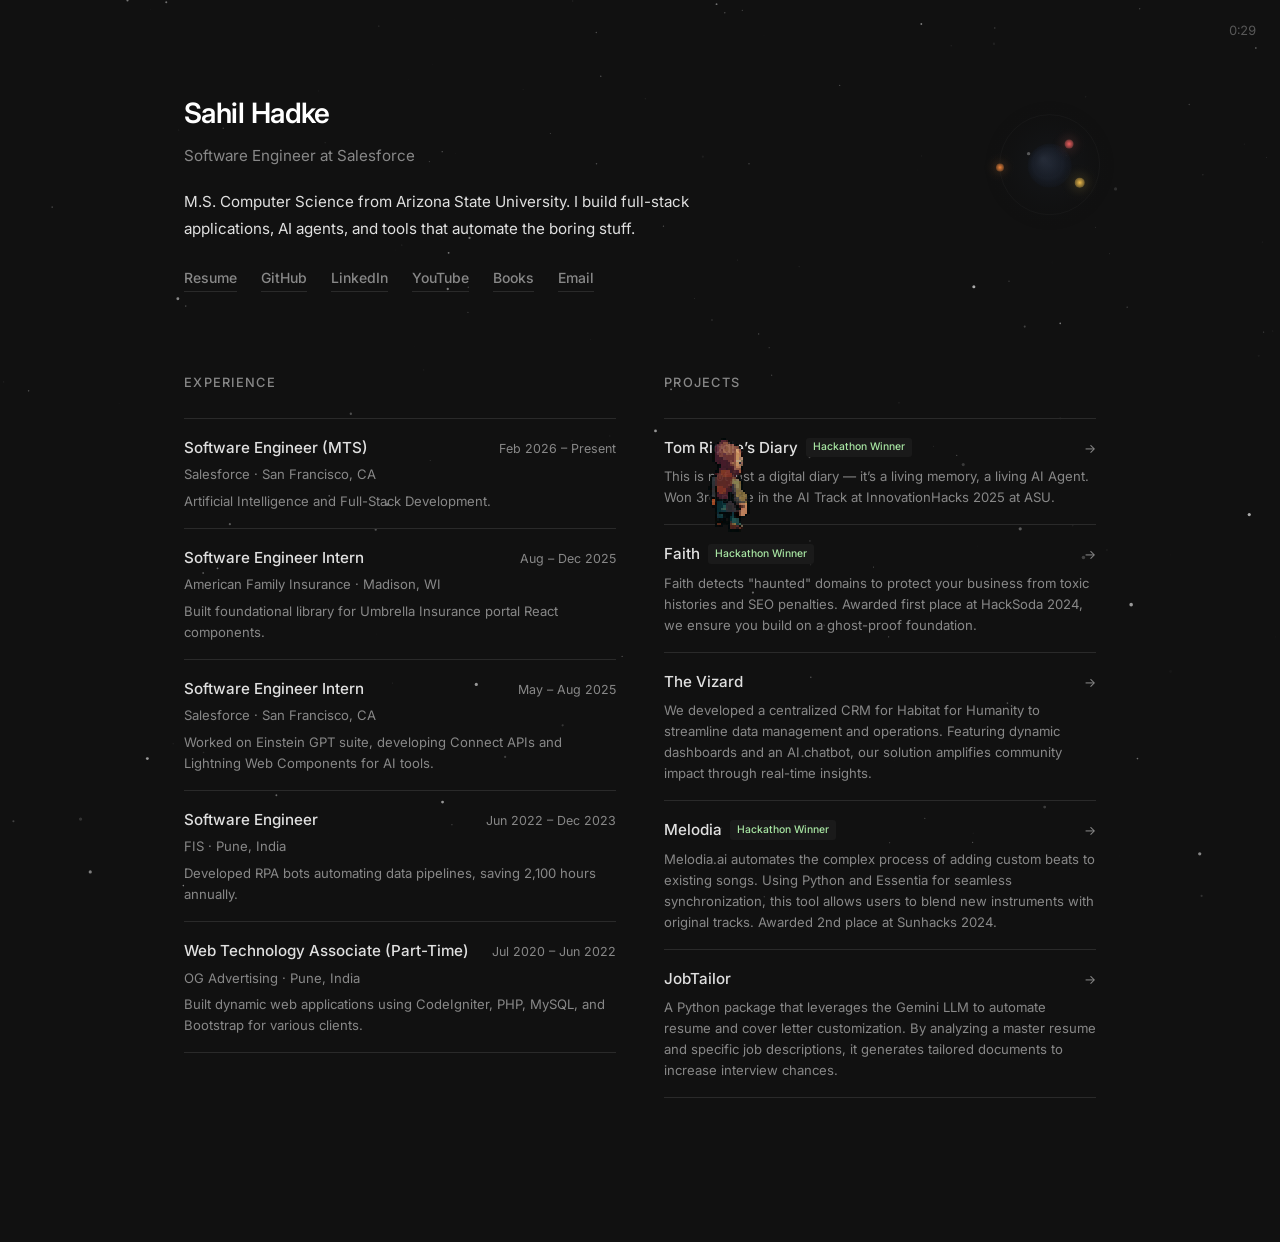
<file: index.html>
<!DOCTYPE html>
<html lang="en">
<head>
    <meta charset="UTF-8">
    <meta name="viewport" content="width=device-width, initial-scale=1.0">
    <title>Sahil Hadke</title>
    <link rel="preconnect" href="https://fonts.googleapis.com">
    <link rel="preconnect" href="https://fonts.gstatic.com" crossorigin>
    <link href="https://fonts.googleapis.com/css2?family=Inter:ital,wght@0,300;0,400;0,500;0,600;1,400&display=swap" rel="stylesheet">
    <link rel="stylesheet" href="style.css">
</head>
<body>
    <canvas id="stars"></canvas>
    <img id="walker" alt="" aria-hidden="true">
    <div id="walker-tip"></div>
    <div id="countdown">0:30</div>
    <div id="book-hint"></div>
    <main>
        <section class="intro">
            <h1>Sahil Hadke</h1>
            <p class="role">Software Engineer at Salesforce</p>
            <p class="bio">
                M.S. Computer Science from Arizona State University.
                I build full-stack applications, AI agents, and tools that automate the boring stuff.
            </p>
            <nav class="links">
                <a href="https://docs.google.com/document/d/1T3cAaLZC7_h-73AhLDCjcg_08OjIn2hg_13bfub6G_w/edit?usp=sharing" target="_blank">Resume</a>
                <a href="https://github.com/sahilhadke" target="_blank">GitHub</a>
                <a href="https://www.linkedin.com/in/sahilhadke/" target="_blank">LinkedIn</a>
                <a href="https://www.youtube.com/@sahilhadke" target="_blank">YouTube</a>
                <a href="https://www.goodreads.com/user/show/63446153-sahil" target="_blank">Books</a>
                <a href="mailto:sahil.hadke@gmail.com">Email</a>
            </nav>
        </section>

        <div class="columns">
            <section class="experience">
                <h2>Experience</h2>
                <ul class="exp-list">
                    <li class="exp-item">
                        <div class="exp-header">
                            <span class="exp-title">Software Engineer (MTS)</span>
                            <span class="exp-date">Feb 2026 &ndash; Present</span>
                        </div>
                        <span class="exp-company">Salesforce &middot; San Francisco, CA</span>
                        <p class="exp-desc">Artificial Intelligence and Full-Stack Development.</p>
                    </li>
                    <li class="exp-item">
                        <div class="exp-header">
                            <span class="exp-title">Software Engineer Intern</span>
                            <span class="exp-date">Aug &ndash; Dec 2025</span>
                        </div>
                        <span class="exp-company">American Family Insurance &middot; Madison, WI</span>
                        <p class="exp-desc">Built foundational library for Umbrella Insurance portal React components.</p>
                    </li>
                    <li class="exp-item">
                        <div class="exp-header">
                            <span class="exp-title">Software Engineer Intern</span>
                            <span class="exp-date">May &ndash; Aug 2025</span>
                        </div>
                        <span class="exp-company">Salesforce &middot; San Francisco, CA</span>
                        <p class="exp-desc">Worked on Einstein GPT suite, developing Connect APIs and Lightning Web Components for AI tools.</p>
                    </li>
                    <li class="exp-item">
                        <div class="exp-header">
                            <span class="exp-title">Software Engineer</span>
                            <span class="exp-date">Jun 2022 &ndash; Dec 2023</span>
                        </div>
                        <span class="exp-company">FIS &middot; Pune, India</span>
                        <p class="exp-desc">Developed RPA bots automating data pipelines, saving 2,100 hours annually.</p>
                    </li>
                    <li class="exp-item">
                        <div class="exp-header">
                            <span class="exp-title">Web Technology Associate (Part-Time)</span>
                            <span class="exp-date">Jul 2020 &ndash; Jun 2022</span>
                        </div>
                        <span class="exp-company">OG Advertising &middot; Pune, India</span>
                        <p class="exp-desc">Built dynamic web applications using CodeIgniter, PHP, MySQL, and Bootstrap for various clients.</p>
                    </li>
                </ul>
            </section>

            <section class="projects">
                <h2>Projects</h2>
                <ul id="projects-list"></ul>
            </section>
        </div>
    </main>

    <script src="project-data.js"></script>
    <script src="script.js"></script>
</body>
</html>
</file>
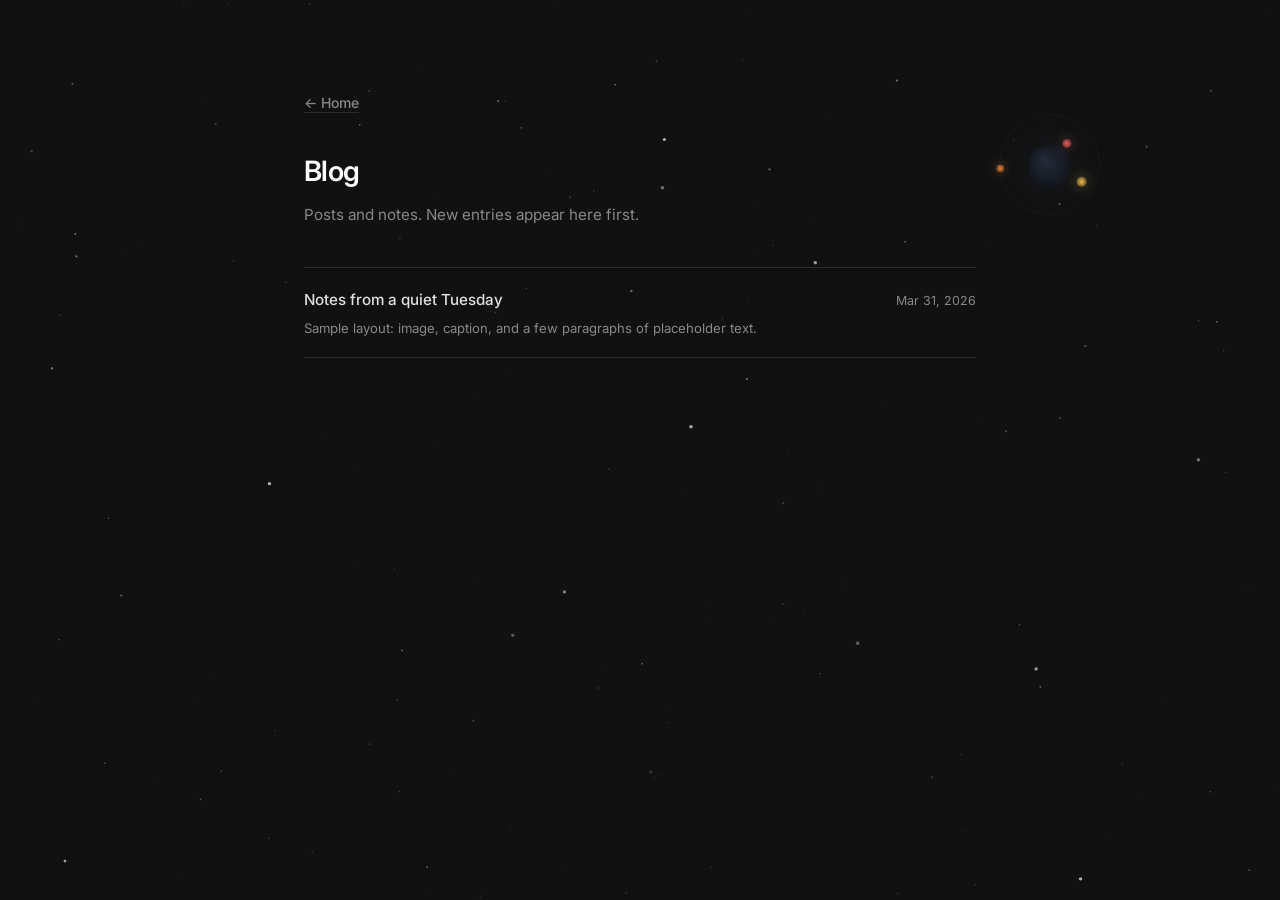
<file: blog/index.html>
<!DOCTYPE html>
<html lang="en">
<head>
    <meta charset="UTF-8">
    <meta name="viewport" content="width=device-width, initial-scale=1.0">
    <title>Blog — Sahil Hadke</title>
    <link rel="preconnect" href="https://fonts.googleapis.com">
    <link rel="preconnect" href="https://fonts.gstatic.com" crossorigin>
    <link href="https://fonts.googleapis.com/css2?family=Inter:ital,wght@0,300;0,400;0,500;0,600;1,400&display=swap" rel="stylesheet">
    <link rel="stylesheet" href="../style.css">
</head>
<body class="blog-index-page">
    <canvas id="stars"></canvas>
    <main>
        <header class="blog-index-header">
            <p class="blog-back"><a href="../index.html">&larr; Home</a></p>
            <h1 class="blog-index-title">Blog</h1>
            <p class="blog-index-lede">Posts and notes. New entries appear here first.</p>
        </header>

        <ul class="blog-list" role="list">
            <li class="blog-list-item">
                <a href="sample-post.html">
                    <span class="blog-list-row">
                        <span class="blog-list-title">Notes from a quiet Tuesday</span>
                        <time class="blog-list-date" datetime="2026-03-31">Mar 31, 2026</time>
                    </span>
                    <span class="blog-list-excerpt">Sample layout: image, caption, and a few paragraphs of placeholder text.</span>
                </a>
            </li>
        </ul>
    </main>
    <script src="../script.js"></script>
</body>
</html>
</file>
<file: style.css>
*,
*::before,
*::after {
    margin: 0;
    padding: 0;
    box-sizing: border-box;
}

:root {
    --bg: #111;
    --text: #e0e0e0;
    --text-dim: #888;
    --accent: #c9c9c9;
    --link: #e0e0e0;
    --link-hover: #fff;
    --border: #2a2a2a;
    --font: "Inter", -apple-system, BlinkMacSystemFont, "Segoe UI", sans-serif;
}

html {
    scroll-behavior: smooth;
    -webkit-font-smoothing: antialiased;
    -moz-osx-font-smoothing: grayscale;
}

body {
    background: var(--bg);
    color: var(--text);
    font-family: var(--font);
    font-size: 15px;
    line-height: 1.7;
}

a {
    color: var(--link);
    text-decoration: none;
    transition: color 0.2s ease;
}

a:hover {
    color: var(--link-hover);
}

main {
    max-width: 960px;
    margin: 0 auto;
    padding: 10vh 1.5rem 6rem;
}

#stars {
    position: fixed;
    top: 0;
    left: 0;
    width: 100%;
    height: 100%;
    z-index: -1;
    pointer-events: none;
}

#walker {
    position: fixed;
    top: 0;
    left: 0;
    width: 192px;
    height: 192px;
    z-index: 5;
    pointer-events: auto;
    cursor: pointer;
    image-rendering: pixelated;
    opacity: 0.9;
    will-change: transform;
    transform: translate3d(-100px, -100px, 0);
    display: none;
}

#walker-tip {
    position: fixed;
    top: 0;
    left: 0;
    max-width: 240px;
    padding: 0.6rem 0.8rem;
    background: #1a1a1a;
    border: 1px solid var(--border);
    border-radius: 8px;
    font-family: var(--font);
    font-size: 0.8rem;
    line-height: 1.5;
    color: var(--text);
    box-shadow: 0 6px 24px rgba(0, 0, 0, 0.45);
    z-index: 20;
    pointer-events: none;
    opacity: 0;
    transform: translate3d(-100px, -100px, 0) translateY(4px);
    transition: opacity 0.25s ease;
}

#walker-tip.visible {
    opacity: 1;
}

#countdown {
    position: fixed;
    top: 1.25rem;
    right: 1.5rem;
    font-family: var(--font);
    font-size: 0.8rem;
    font-variant-numeric: tabular-nums;
    color: var(--text-dim);
    z-index: 10;
    opacity: 0.6;
    transition: opacity 0.5s ease;
}

#countdown.done {
    opacity: 0;
    pointer-events: none;
}

#book-hint {
    position: fixed;
    top: 26%;
    right: 4%;
    font-family: var(--font);
    font-size: 0.8rem;
    font-style: italic;
    color: #bbb;
    max-width: 220px;
    text-align: center;
    line-height: 1.6;
    opacity: 0;
    transition: opacity 2s ease;
    z-index: 100;
    pointer-events: none;
}

#book-hint.visible {
    opacity: 0.6;
    pointer-events: auto;
}

#book-hint a {
    color: var(--text);
    border-bottom: 1px solid var(--border);
}

#book-hint a:hover {
    color: #fff;
    border-color: #fff;
}

/* --- Intro --- */

.intro {
    margin-bottom: 5rem;
}

h1 {
    font-size: 1.75rem;
    font-weight: 600;
    letter-spacing: -0.02em;
    color: #fff;
    margin-bottom: 0.35rem;
}

.role {
    font-size: 0.95rem;
    color: var(--text-dim);
    margin-bottom: 1.25rem;
}

.bio {
    font-size: 0.95rem;
    color: var(--text);
    line-height: 1.75;
    margin-bottom: 1.5rem;
    max-width: 520px;
}

.links {
    display: flex;
    gap: 1.5rem;
    flex-wrap: wrap;
}

.links a {
    font-size: 0.875rem;
    font-weight: 500;
    color: var(--text-dim);
    border-bottom: 1px solid var(--border);
    padding-bottom: 1px;
    transition: color 0.2s ease, border-color 0.2s ease;
}

.links a:hover {
    color: #fff;
    border-color: #fff;
}

/* --- Columns --- */

.columns {
    display: grid;
    grid-template-columns: 1fr 1fr;
    gap: 3rem;
    align-items: stretch;
}

/* --- Experience --- */

.experience {
    margin-bottom: 0;
    display: flex;
    flex-direction: column;
}

.exp-list {
    list-style: none;
    display: flex;
    flex-direction: column;
}

.exp-item {
    padding: 1rem 0;
    border-bottom: 1px solid var(--border);
}

.exp-item:first-child {
    border-top: 1px solid var(--border);
}

.exp-header {
    display: flex;
    justify-content: space-between;
    align-items: baseline;
    gap: 1rem;
}

.exp-title {
    font-size: 0.95rem;
    font-weight: 500;
    color: var(--text);
}

.exp-date {
    font-size: 0.78rem;
    color: var(--text-dim);
    flex-shrink: 0;
    white-space: nowrap;
}

.exp-company {
    font-size: 0.82rem;
    color: var(--text-dim);
    display: block;
    margin-top: 0.15rem;
}

.exp-desc {
    font-size: 0.82rem;
    color: var(--text-dim);
    line-height: 1.6;
    margin-top: 0.35rem;
}

/* --- Projects --- */

.projects {
    margin-bottom: 3rem;
    display: flex;
    flex-direction: column;
}

h2 {
    font-size: 0.8rem;
    font-weight: 500;
    text-transform: uppercase;
    letter-spacing: 0.1em;
    color: var(--text-dim);
    margin-bottom: 1.5rem;
}

#projects-list {
    list-style: none;
    display: flex;
    flex-direction: column;
    gap: 0;
}

.project-item {
    display: block;
    padding: 1rem 0;
    border-bottom: 1px solid var(--border);
    transition: opacity 0.2s ease;
}

.project-item:first-child {
    border-top: 1px solid var(--border);
}

.project-item:hover {
    opacity: 0.7;
}

.project-item a {
    display: block;
}

.project-header {
    display: flex;
    justify-content: space-between;
    align-items: baseline;
    gap: 1rem;
}

.project-name {
    font-size: 0.95rem;
    font-weight: 500;
    color: var(--text);
    display: flex;
    align-items: center;
    gap: 0.5rem;
}

.tag {
    font-size: 0.65rem;
    font-weight: 500;
    color: #a8e6a3;
    background: #1a1a1a;
    border-radius: 3px;
    padding: 0.15rem 0.45rem;
    white-space: nowrap;
    line-height: 1.4;
}

.project-arrow {
    font-size: 0.8rem;
    color: var(--text-dim);
    flex-shrink: 0;
    transition: transform 0.2s ease;
}

.project-item:hover .project-arrow {
    transform: translateX(3px);
}

.project-desc {
    font-size: 0.82rem;
    color: var(--text-dim);
    line-height: 1.6;
    margin-top: 0.35rem;
}

/* --- Responsive --- */

@media (max-width: 768px) {
    .columns {
        grid-template-columns: 1fr;
        gap: 4rem;
    }
}

@media (max-width: 480px) {
    main {
        padding: 8vh 1.25rem 4rem;
    }

    h1 {
        font-size: 1.5rem;
    }
}

/* --- Blog --- */

.blog-index-page main {
    max-width: 720px;
}

.blog-index-header {
    margin-bottom: 2.5rem;
}

.blog-index-title {
    font-size: 1.75rem;
    font-weight: 600;
    letter-spacing: -0.02em;
    color: #fff;
    margin-bottom: 0.5rem;
}

.blog-index-lede {
    font-size: 0.95rem;
    color: var(--text-dim);
    line-height: 1.6;
    max-width: 36rem;
}

.blog-list {
    list-style: none;
}

.blog-list-item {
    border-top: 1px solid var(--border);
}

.blog-list-item:last-child {
    border-bottom: 1px solid var(--border);
}

.blog-list-item a {
    display: block;
    padding: 1.15rem 0;
    transition: opacity 0.2s ease;
}

.blog-list-item a:hover {
    opacity: 0.75;
}

.blog-list-row {
    display: flex;
    justify-content: space-between;
    align-items: baseline;
    gap: 1rem;
    margin-bottom: 0.35rem;
}

.blog-list-title {
    font-size: 0.95rem;
    font-weight: 500;
    color: var(--text);
}

.blog-list-date {
    font-size: 0.78rem;
    color: var(--text-dim);
    flex-shrink: 0;
}

.blog-list-excerpt {
    font-size: 0.82rem;
    color: var(--text-dim);
    line-height: 1.55;
    display: block;
}

.blog-page main {
    max-width: 680px;
}

.blog-post {
    padding-top: 0.5rem;
}

.blog-back {
    margin-bottom: 2rem;
}

.blog-back a {
    font-size: 0.875rem;
    font-weight: 500;
    color: var(--text-dim);
    border-bottom: 1px solid var(--border);
    padding-bottom: 1px;
    transition: color 0.2s ease, border-color 0.2s ease;
}

.blog-back a:hover {
    color: #fff;
    border-color: #fff;
}

.blog-header {
    margin-bottom: 2rem;
}

.blog-title {
    font-size: 1.65rem;
    font-weight: 600;
    letter-spacing: -0.02em;
    color: #fff;
    margin-bottom: 0.5rem;
    line-height: 1.25;
}

.blog-meta {
    font-size: 0.82rem;
    color: var(--text-dim);
}

.blog-figure {
    margin: 0 0 2.25rem;
}

.blog-figure img {
    display: block;
    width: 100%;
    height: auto;
    border-radius: 6px;
    border: 1px solid var(--border);
}

.blog-caption {
    font-size: 0.78rem;
    color: var(--text-dim);
    margin-top: 0.65rem;
    line-height: 1.5;
}

.blog-body p {
    font-size: 0.95rem;
    color: var(--text);
    line-height: 1.8;
    margin-bottom: 1.25rem;
}

.blog-body p:last-child {
    margin-bottom: 0;
}

.blog-code {
    font-family: ui-monospace, "Cascadia Code", "SF Mono", Menlo, monospace;
    font-size: 0.88em;
    color: var(--accent);
    background: #1a1a1a;
    padding: 0.12em 0.35em;
    border-radius: 4px;
}

@media (max-width: 480px) {
    .blog-title {
        font-size: 1.4rem;
    }

    .blog-index-title {
        font-size: 1.5rem;
    }

    .blog-list-row {
        flex-direction: column;
        align-items: flex-start;
        gap: 0.25rem;
    }
}
</file>
